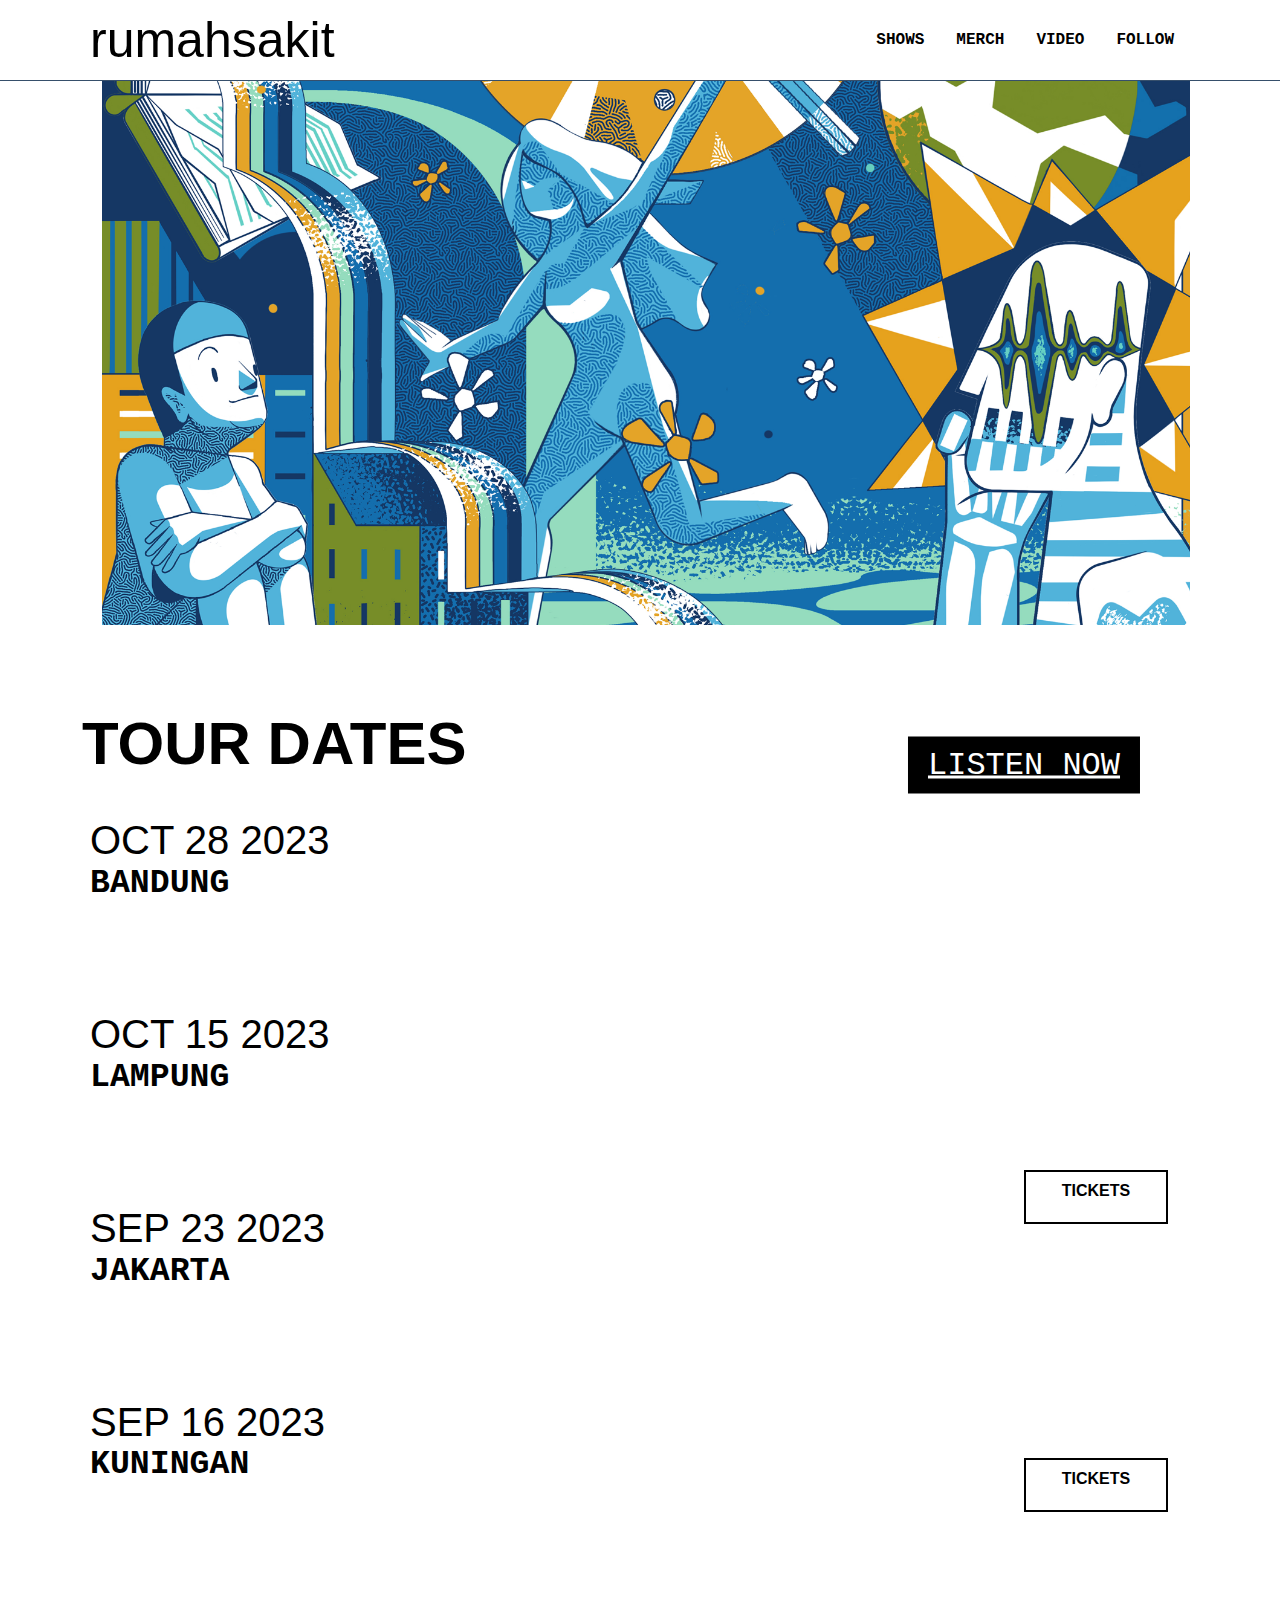
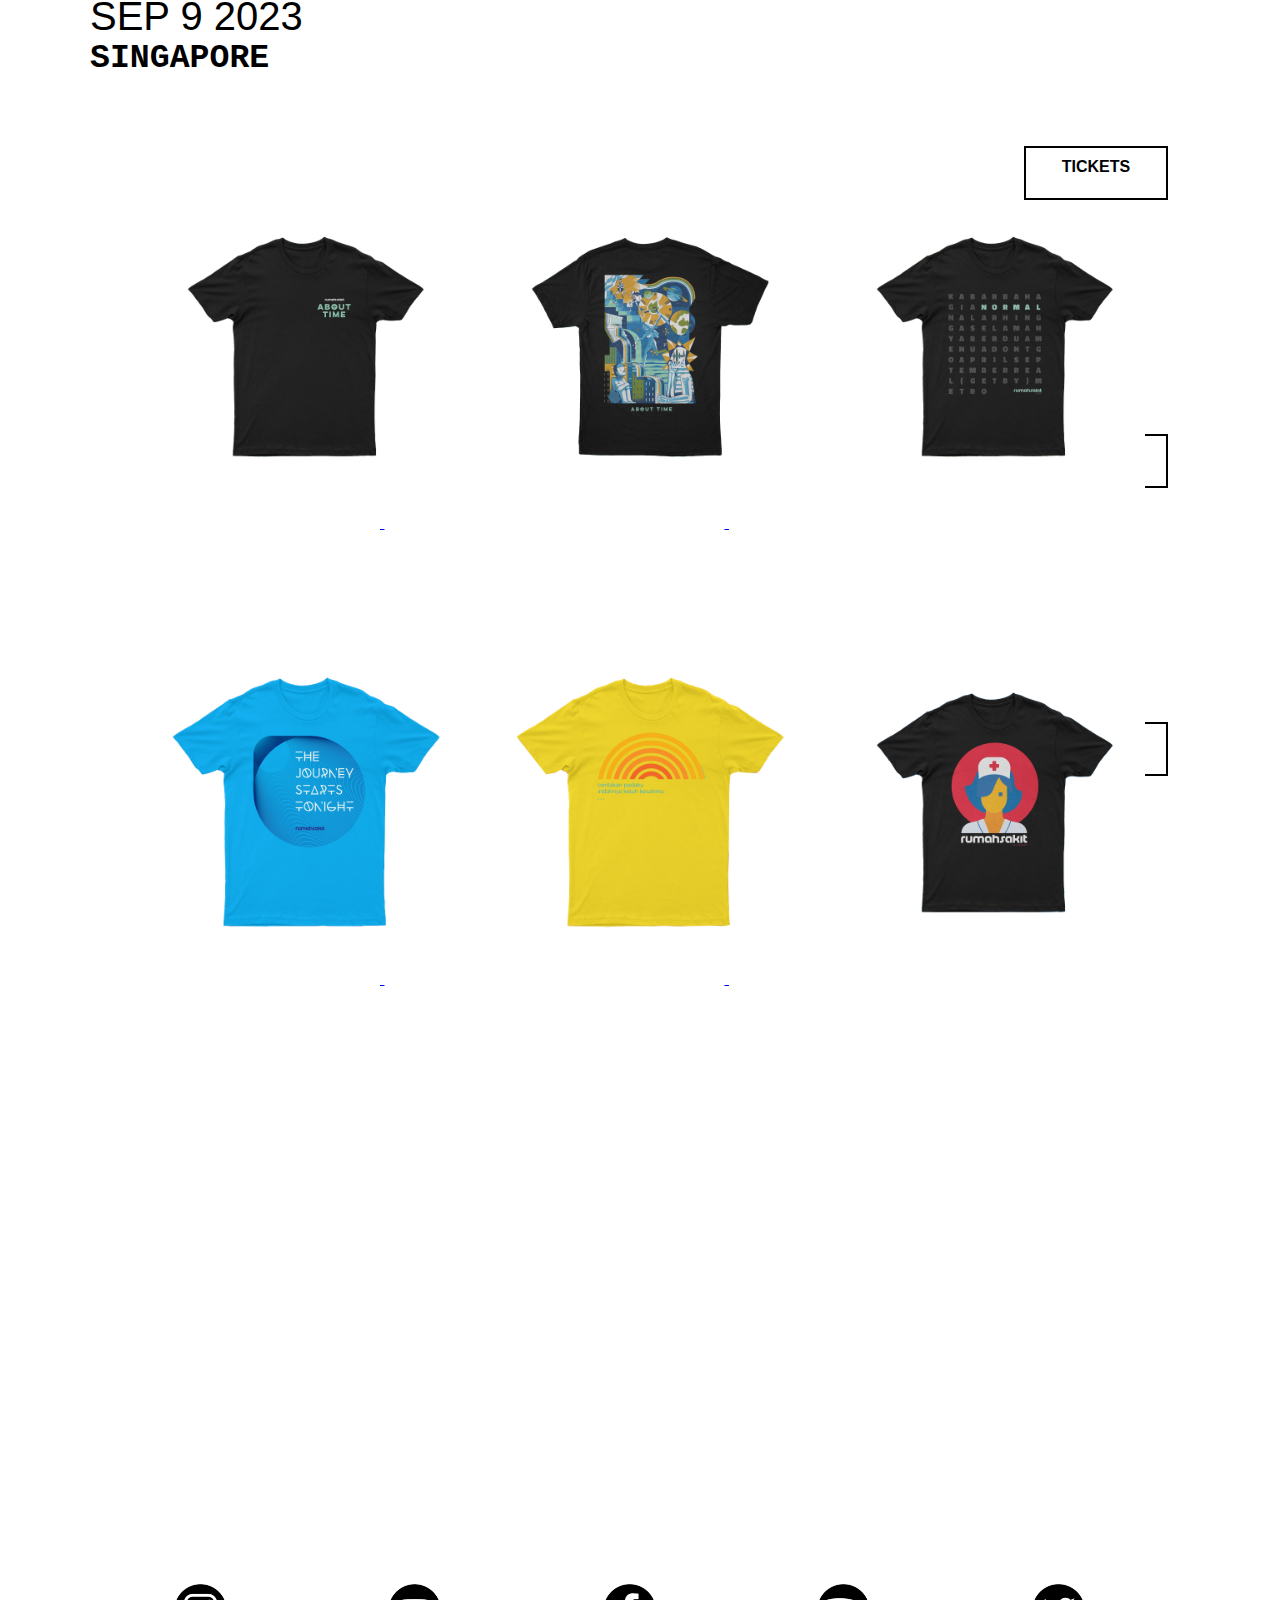
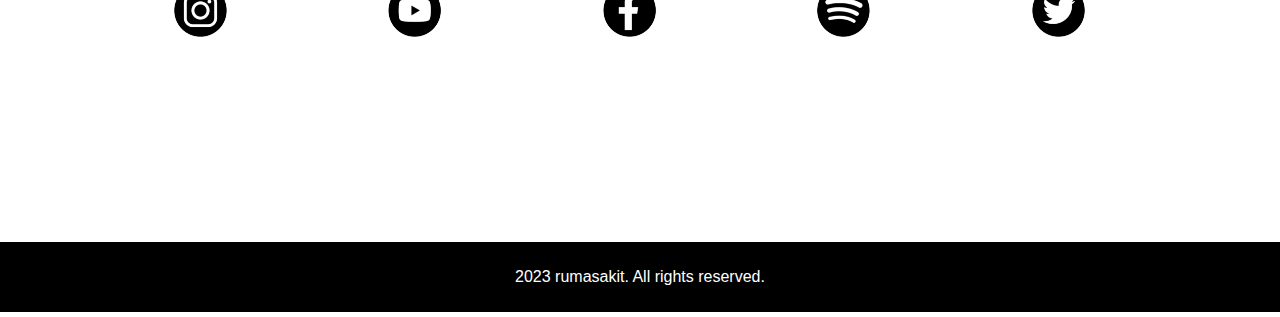
<file: index.html>
<!DOCTYPE html>
<html lang="en">
<head>
    <meta charset="UTF-8">
    <meta name="viewport" content="width=device-width, initial-scale=1.0">
    <title>Home - rumahsakit</title>
    <link rel="stylesheet" href="index.css">
    
</head>
<body>

    <nav>
        <div class="header">
            <div class="logo"><a href="index.html">rumahsakit</a></div>
            <div class="menu">
                <ul>
                    <li><a href="#shows">SHOWS</a></li>
                    <li><a href="#shop2">MERCH</a></li>
                    <li><a href="#video">VIDEO</a></li>
                    <li><a href="#sm">FOLLOW</a></li>
                </ul>
            </div>
        </div>
    </nav>

    <div class="gambar">
    <img src="img/at4.png" alt="">
    <a href="https://open.spotify.com/artist/1Foqp2ngVCEaD2xKanB7QP?si=aNNwyDjARuSLCcBueJNREA" class="on">LISTEN NOW</a>
    </div>
    

    <section id="shows">
        <div class="tour">
    
            <h1>TOUR DATES</h1>
        </div>

    
    

        <div class="s1">
            <div class="tgl1">OCT 28 2023</a></div>
            <div class="lok1"><h5>BANDUNG</h5></div>
                    
                </div class="menu1 menu-item">
                        <a href="/Login/login.html" class="on1">TICKETS</a>
            </div>
        </div>


        <div class="s2">
            <div class="tgl2">OCT 15 2023</a></div>
            <div class="lok2"><h5>LAMPUNG</h5></div>
                    
                </div class="menu2 menu-item">
                        <a href="/Login/login.html" class="on2">TICKETS</a>
            </div>
        </div>



        <div class="s3">
            <div class="tgl3">SEP 23 2023</a></div>
            <div class="lok3"><h5>JAKARTA</h5></div>
                    
                </div class="menu3 menu-item">
                        <a href="/Login/login.html" class="on3">TICKETS</a>
            </div>
        </div>



        <div class="s4">
            <div class="tgl4">SEP 16 2023</a></div>
            <div class="lok4"><h5>KUNINGAN</h5></div>
                    
                </div class="menu4 menu-item">
                        <a href="/Login/login.html" class="on4">TICKETS</a>
            </div>
        </div>



        <div class="s5">
            <div class="tgl5">SEP 9 2023</a></div>
            <div class="lok5"><h5>SINGAPORE</h5></div>
                    
                </div class="menu5 menu-item">
                        <a href="/Login/login.html" class="on5">TICKETS</a>
            </div>
        </div>

    </section>

    <section id="shop">
        <div class="merch">
            <p>
            <a href="https://www.tokopedia.com/rumahsakitmerch/t-shirt-about-time-black-official-rumahsakit-xl-76c76?extParam=src%3Dshop%26whid%3D12163006" target="_blank">
            <img src="merch/a1.png" width="100" alt="gallery 1" />
            </a>
            <a href="https://www.tokopedia.com/rumahsakitmerch/t-shirt-metro-black-official-rumahsakit?extParam=src%3Dshop" target="_blank">
            <img src="merch/a3.png" width="100" alt="gallery 2" />
            </a>
            <a href="https://www.tokopedia.com/rumahsakitmerch/t-shirt-normal-black-official-rumahsakit-s-7cdc6?extParam=src%3Dshop%26whid%3D12163006" target="_blank">
            <img src="merch/a2.png" width="100" alt="gallery 3" />
            </a>
            </p>
        </div>
    </section>

    <section id="shop2">
        <div class="merch2">
            <p>
            <a href="https://www.tokopedia.com/rumahsakitmerch/t-shirt-official-rumahsakit-tjst?extParam=src%3Dshop" target="_blank">
            <img src="merch/a4.png" width="100" alt="gallery 1" />
            </a>
            <a href="https://www.tokopedia.com/rumahsakitmerch/t-shirt-official-rumahsakit-kuning?extParam=src%3Dshop" target="_blank">
            <img src="merch/a5.png" width="100" alt="gallery 2" />
            </a>
            <a href="https://www.tokopedia.com/rumahsakitmerch/t-shirt-pasien-black-official-rumahsakit-xxl-cb1d0?extParam=src%3Dshop%26whid%3D12163006" target="_blank">
            <img src="merch/a6.png" width="100" alt="gallery 3" />
            </a>
            </p>
        </div>
    </section>

    
    <section id="video">
        <div class="video">
            <p>
              
              <iframe width="480px" height="270px" src="https://www.youtube.com/embed/lkKUpCEw7SU?si=RlzKteH8IT-q9MBB" title="YouTube video player" frameborder="0" allow="accelerometer; autoplay; clipboard-write; encrypted-media; gyroscope; picture-in-picture; web-share" allowfullscreen></iframe>
              <iframe width="480px" height="270px" src="https://www.youtube.com/embed/Z1ZRQOuazeE?si=7FQd7M69KsRgzsHK" title="YouTube video player" frameborder="0" allow="accelerometer; autoplay; clipboard-write; encrypted-media; gyroscope; picture-in-picture; web-share" allowfullscreen></iframe>
            
            </p>
        </div>
    </section>

    <section id="sm">
        <div class="sm">
            <p>
                <a href="https://www.instagram.com/rumahsakitband/?hl=en" target="_blank">
                    <img src="sm/2.png"  alt="gallery 3" />
                </a>
                    <a href="https://www.youtube.com/@officialrumahsakit/featured" target="_blank">
                        <img src="sm/3.png"  alt="gallery 3" />
                    </a>
                        <a href="https://www.facebook.com/officialrumahsakit/" target="_blank">
                            <img src="sm/4.png"  alt="gallery 3" />
                        </a>
                            <a href="https://open.spotify.com/artist/1Foqp2ngVCEaD2xKanB7QP?si=92ac6dd8e03f4142" target="_blank">
                                <img src="sm/5.png"  alt="gallery 3" />
                            </a>
                                <a href="https://twitter.com/_rumahsakit" target="_blank">
                                    <img src="sm/6.png"  alt="gallery 3" />
                                </a>
            </p>
        </div>
    </section>

        <footer>
            <p>2023 rumasakit. All rights reserved.</p>
        </footer>

        <script src="script.js"></script>
</body>
</html>
</file>
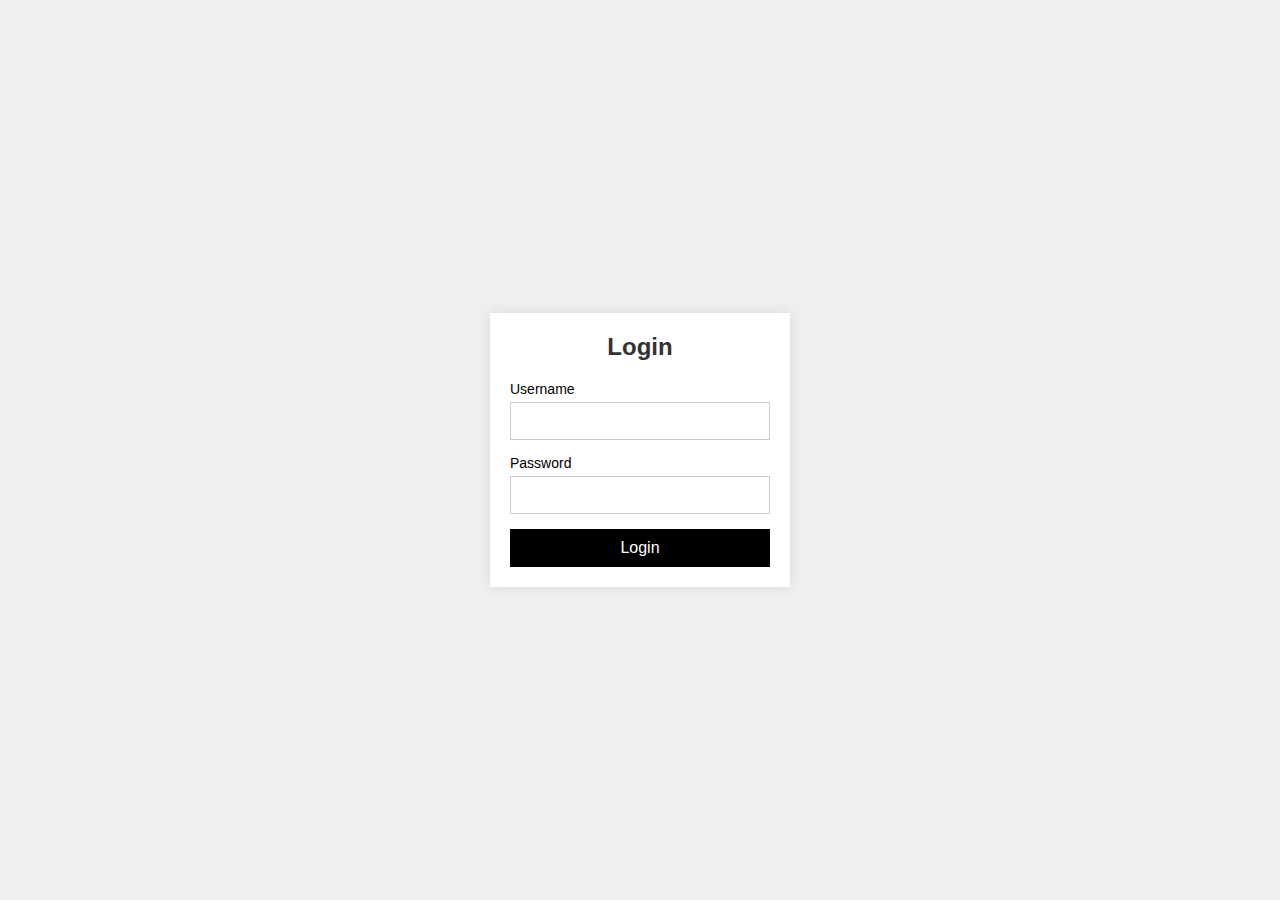
<file: Login/login.html>
<!DOCTYPE html>
<html lang="en">
<head>
    <meta charset="UTF-8">
    <meta name="viewport" content="width=device-width, initial-scale=1.0">
    <title>Login Page</title>
    <link rel="stylesheet" href="/Login/styles.css">
</head>
<body>
    <div class="login-container">
        <h2>Login</h2>
        <form id="loginForm">
            <div class="input-group">
                <label for="username">Username</label>
                <input type="text" id="username" required>
            </div>
            <div class="input-group">
                <label for="password">Password</label>
                <input type="password" id="password" required>
            </div>
            <button type="submit">Login</button>
            <p id="errorMessage" class="error"></p>
        </form>
    </div>

    <script src="script.js"></script>
</body>
</html>
</file>
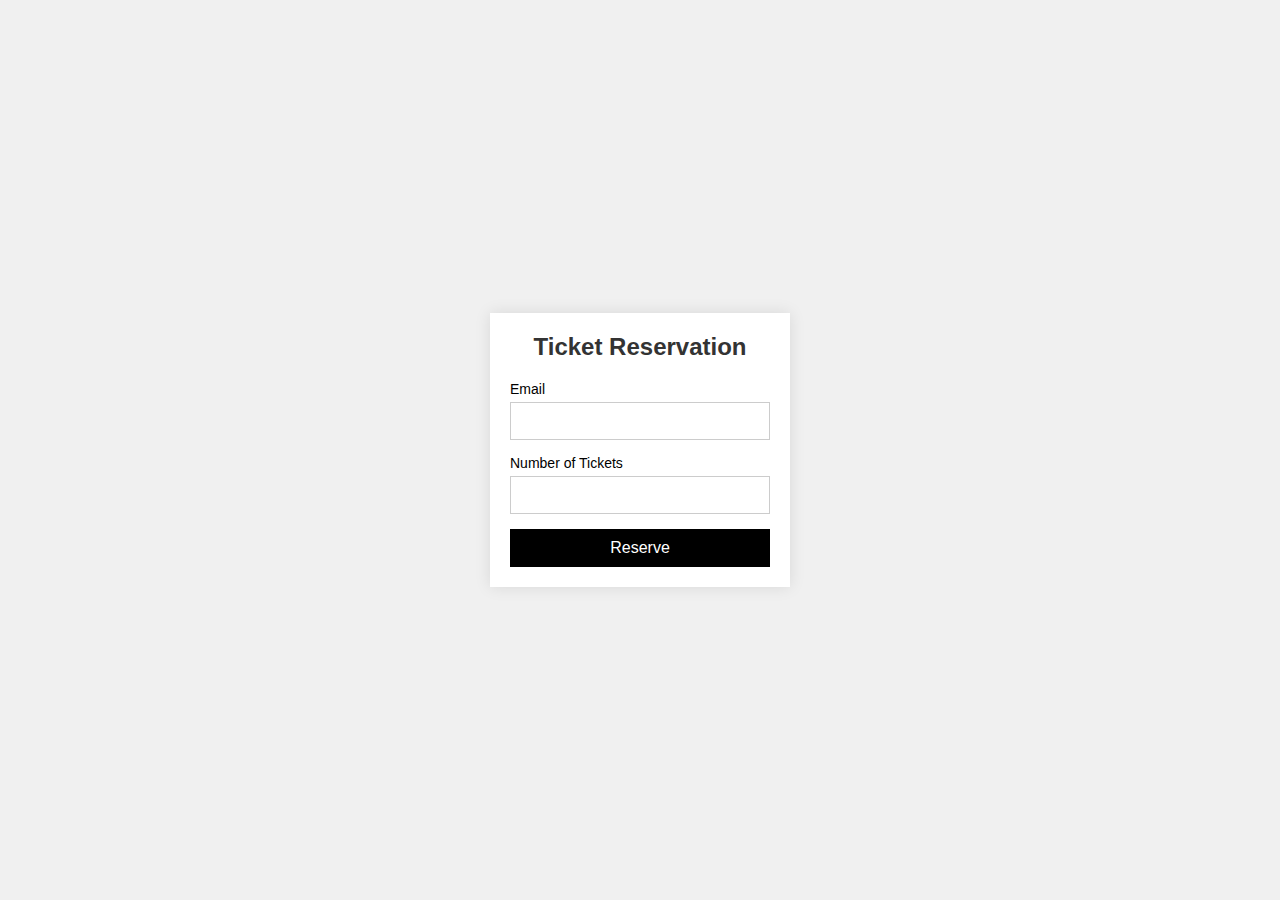
<file: Login/Payment.html>
<!DOCTYPE html>
<html lang="en">
<head>
    <meta charset="UTF-8">
    <meta name="viewport" content="width=device-width, initial-scale=1.0">
    <title>Ticket Reservation</title>
    <link rel="stylesheet" href="Payment/styles.css">
</head>
<body>
    <div class="ticket-container">
        <h2>Ticket Reservation</h2>
        <form id="ticketForm">
            <div class="input-group">
                <label for="email">Email</label>
                <input type="email" id="email" required>
            </div>
            <div class="input-group">
                <label for="tickets">Number of Tickets</label>
                <input type="number" id="tickets" min="1" required>
            </div>
            <button type="submit">Reserve</button>
            <p id="successMessage" class="success"></p>
            <p id="errorMessage" class="error"></p>
        </form>
    </div>

    <script src="Payment\Script.js"></script>
</body>
</html>
</file>
<file: index.css>
html{
    scroll-behavior: smooth;
}

body {
    overflow-x: hidden;
    font-family: 'Arial', sans-serif;
    margin: 0;
    padding: 0;
}

body::-webkit-scrollbar {
    width: 4px;
  }
  
  body::-webkit-scrollbar-thumb {
    background-color: #000000; 
    border-radius: 6px; 
  }
  
  body::-webkit-scrollbar-track {
    background-color: none;
  }

img {
    width: 85%;
    height: auto;
    position: relative;
    top: 75%;
    left: 8%;
}

.on {
    
    font-family: 'Courier New', Courier, monospace;
    font-size: xx-large;
    position: absolute;
    top: 85%;
    left: 80%;
    transform: translate(-50%, -50%);
    padding: 10px 20px;
    background-color: #000000;
    color: white;
    border: none;
    border-radius: 0px;
    cursor: pointer;
   
}

.header {
    width: 1100px;
    margin: auto;
    position: relative;
}

.tour {

    font-family: 'Franklin Gothic Medium', 'Arial Medium', Arial, sans-serif;
    font-size: 30px;
    font-weight: bold;
    position: relative;
    left: 3.5%;
}

.logo a {
    font-size: 50px;
    float: left;
    font-family: Arial, sans-serif;
    color: #000000;
    text-decoration: none;
}

.menu {
    float: right;
    
}

nav {
    width: 100%;
    margin: auto;
    display: flex;
    line-height: 80px;
    position: sticky;
    position: -webkit-sticky;
    top: 0;
    background: #FFFFFF;
    z-index: 1;
    border-bottom: 1px solid #364f6b;
}

nav ul {
    list-style-type: none;
    margin: 0;
    padding: 0;
    overflow: hidden;
}

nav ul li {
    float: left;
    font-family: 'Courier New', Courier, monospace
}

nav ul li a {
    color: black;
    text-align: center;
    font-weight: bold;
    padding: 0px 16px 0px 16px;
    text-decoration: none;
    
}

nav ul li a:hover {
    text-decoration: none;
}
    
section {
    padding: 40px;
}



.lok1 {

    font-size: 40px;
    float: left;
    position: relative;
    top: -55px;
    padding-right: 1000px;
    font-family: monospace;
    color: #000000;
    text-decoration: none;
}

.on1 {
    
    font-family: Arial, Helvetica, sans-serif;
    text-decoration: none;
    color: #000000;
    font-weight: bold;
    font-size: medium;
    text-align: center;
    width: 100px;
    height: 30px;
    position: absolute;
    top: 130%;
    left: 80%;
    padding: 10px 20px;
    background-color: #ffffff;
    border: 2px solid #000000;
    cursor: pointer;
    
   
}

.s1 {

    font-family: arial;
    width: 1100px;
    margin: auto;
    position: relative;
}

.tgl1 {
    font-size: 40px;
    float: left;
    font-family:'Arial', sans-serif;
    
    color: #000000;
    text-decoration: none;
}

.lok2 {

    font-size: 40px;
    float: left;
    position: relative;
    top: -55px;
    padding-right: 1000px;
    font-family: monospace;
    color: #000000;
    text-decoration: none;
}

.on2 {
    
    font-family: Arial, Helvetica, sans-serif;
    text-decoration: none;
    color: #000000;
    font-weight: bold;
    font-size: medium;
    text-align: center;
    width: 100px;
    height: 30px;
    position: absolute;
    top: 162%;
    left: 80%;
    padding: 10px 20px;
    background-color: #ffffff;
    border: 2px solid #000000;
    cursor: pointer;
    
   
}

.s2 {

    font-family: arial;
    width: 1100px;
    margin: auto;
    position: relative;
}

.tgl2 {
    font-size: 40px;
    float: left;
    font-family:'Arial', sans-serif;
    
    color: #000000;
    text-decoration: none;
}

.lok3 {

    font-size: 40px;
    float: left;
    position: relative;
    top: -55px;
    padding-right: 1000px;
    font-family: monospace;
    color: #000000;
    text-decoration: none;
}

.on3 {
    
    font-family: Arial, Helvetica, sans-serif;
    text-decoration: none;
    color: #000000;
    font-weight: bold;
    font-size: medium;
    text-align: center;
    width: 100px;
    height: 30px;
    position: absolute;
    top: 194%;
    left: 80%;
    padding: 10px 20px;
    background-color: #ffffff;
    border: 2px solid #000000;
    cursor: pointer;
    
   
}

.s3 {

    font-family: arial;
    width: 1100px;
    margin: auto;
    position: relative;
}

.tgl3 {
    font-size: 40px;
    float: left;
    font-family:'Arial', sans-serif;
    
    color: #000000;
    text-decoration: none;
}

.lok4 {

    font-size: 40px;
    float: left;
    position: relative;
    top: -55px;
    padding-right: 1000px;
    font-family: monospace;
    color: #000000;
    text-decoration: none;
}

.on4 {
    
    font-family: Arial, Helvetica, sans-serif;
    text-decoration: none;
    color: #000000;
    font-weight: bold;
    font-size: medium;
    text-align: center;
    width: 100px;
    height: 30px;
    position: absolute;
    top: 226%;
    left: 80%;
    padding: 10px 20px;
    background-color: #ffffff;
    border: 2px solid #000000;
    cursor: pointer;
    
   
}

.s4 {

    font-family: arial;
    width: 1100px;
    margin: auto;
    position: relative;
}

.tgl4 {
    font-size: 40px;
    float: left;
    font-family:'Arial', sans-serif;
    
    color: #000000;
    text-decoration: none;
}

.lok5 {

    font-size: 40px;
    float: left;
    position: relative;
    top: -55px;
    padding-right: 1000px;
    font-family: monospace;
    color: #000000;
    text-decoration: none;
}

.on5 {
    
    font-family: Arial, Helvetica, sans-serif;
    text-decoration: none;
    color: #000000;
    font-weight: bold;
    font-size: medium;
    text-align: center;
    width: 100px;
    height: 30px;
    position: absolute;
    top: 258%;
    left: 80%;
    padding: 10px 20px;
    background-color: #ffffff;
    border: 2px solid #000000;
    cursor: pointer;
    
   
}

.s5 {

    font-family: arial;
    width: 1100px;
    margin: auto;
    position: relative;
}

.tgl5 {
    font-size: 40px;
    float: left;
    font-family:'Arial', sans-serif;
    
    color: #000000;
    text-decoration: none;

}


footer {
    background-color: #000000;
    color: #fff;
    text-align: center;
    padding: 10px 0;
    margin: 0 10px 10px 0;
    position: relative;
    top: 200px;
    display: block;
    text-decoration: none;
    width: 100%;
}

.merch img{
    width: 300px;
    height: 300px;
    position: relative;
    display: inline-flex;
    align-items: center;
    padding: 20px;
}

.merch2 img{
    width: 300px;
    height: 300px;
    position: relative;
    display: inline-flex;
    align-items: center;
    padding: 20px;
}

#video {
    text-align: center;
}

.video {
    display: inline-flex;
    position: relative;
    
    
}

.sm a{

    width: 100px;
    height: 100px;
    position: relative;
    display: inline-flex;
    align-items: center;
    padding-left: 110px;
}


.menu-item {
    transition: transform 0.3s ease, background-color 0.3s ease;
}

.menu-item:hover {
    transform: scale(1.1); 
    background-color: #f0f0f0; 
}

.sm img {
    transition: transform 0.5s ease;
}

.sm img:hover {
    transform: rotate(360deg) scale(1.2);
}

.menu-item {
    transition: transform 0.3s ease, background-color 0.3s ease;
}

.menu-item:hover {
    transform: scale(1.05);
    background-color: #e0e0e0; 
}

.on1, .on2, .on3, .on4, .on5 {
    transition: background-color 0.3s ease, transform 0.3s ease;
}

.on1:hover, .on2:hover, .on3:hover, .on4:hover, .on5:hover {
    background-color: #000000; 
    color: #ffffff; /* Mengubah warna teks */
    transform: scale(1.1); /* Membesarkan button */
}
</file>
<file: Login/styles.css>
* {
    margin: 0;
    padding: 0;
    box-sizing: border-box;
}

body {
    font-family: Arial, sans-serif;
    display: flex;
    justify-content: center;
    align-items: center;
    height: 100vh;
    background-color: #f0f0f0;
}

.login-container {
    background-color: white;
    padding: 20px;
    border-radius: 0%;
    box-shadow: 0px 0px 15px rgba(0, 0, 0, 0.1);
    width: 300px;
    text-align: center;
}

h2 {
    margin-bottom: 20px;
    color: #333;
}

.input-group {
    margin-bottom: 15px;
    text-align: left;
}

label {
    display: block;
    margin-bottom: 5px;
    font-size: 14px;
}

input {
    width: 100%;
    padding: 10px;
    border: 1px solid #ccc;
    border-radius: 0%;
    font-size: 14px;
}

button {
    width: 100%;
    padding: 10px;
    background-color: #000000;
    color: white;
    border: none;
    border-radius: 0%;
    font-size: 16px;
    cursor: pointer;
}

button:hover {
    background-color: #1b0b74;
}

.error {
    color: red;
    margin-top: 10px;
    display: none;
}
</file>
<file: Login/Payment/styles.css>
* {
    margin: 0;
    padding: 0;
    box-sizing: border-box;
}

body {
    font-family: Arial, sans-serif;
    display: flex;
    justify-content: center;
    align-items: center;
    height: 100vh;
    background-color: #f0f0f0;
}

.ticket-container {
    background-color: white;
    padding: 20px;
    border-radius: 0%;
    box-shadow: 0px 0px 15px rgba(0, 0, 0, 0.1);
    width: 300px;
    text-align: center;
}

h2 {
    margin-bottom: 20px;
    color: #333;
}

.input-group {
    margin-bottom: 15px;
    text-align: left;
}

label {
    display: block;
    margin-bottom: 5px;
    font-size: 14px;
}

input {
    width: 100%;
    padding: 10px;
    border: 1px solid #ccc;
    border-radius: 0%;
    font-size: 14px;
}

button {
    width: 100%;
    padding: 10px;
    background-color: #000000;
    color: white;
    border: none;
    border-radius: 0%;
    font-size: 16px;
    cursor: pointer;
}

button:hover {
    background-color: #042884;
}

.success {
    color: green;
    margin-top: 10px;
    display: none;
}

.error {
    color: red;
    margin-top: 10px;
    display: none;
}
</file>
